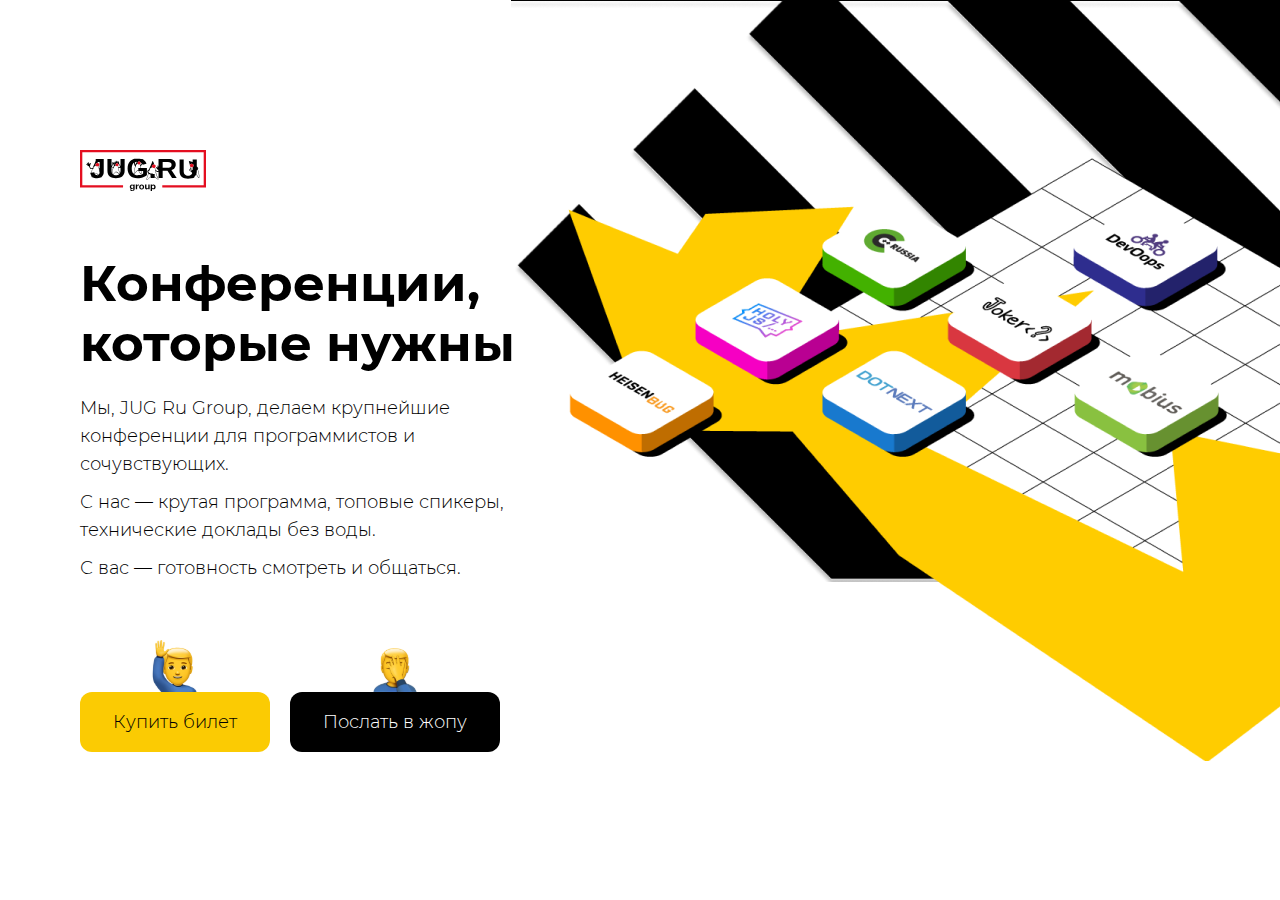
<file: index.html>
<!DOCTYPE html>
<html lang="ru">
<head>
    <meta charset="UTF-8">
    <meta http-equiv="X-UA-Compatible" content="IE=edge">
    <meta name="viewport" content="width=device-width, initial-scale=1.0">
    <title>JUG.RU</title>
    <link rel="stylesheet" href="css/style.css">
</head>
<body>
    <section class="main">
        <div class="main-container">
            <img src="./img/logo.svg" alt="Логотип">
            <div class="main-wrapper">
                <h1 class="main-heading">Конференции, которые нужны</h1>
                <p class="main-descr">Мы, JUG Ru Group, делаем крупнейшие конференции для программистов и сочувствующих.</p>
                <p class="main-descr">С нас — крутая программа, топовые спикеры, технические доклады без воды.</p>
                <p class="main-descr">С вас — готовность смотреть и общаться.</p>
            </div>
            <div class="main-choice">
                <div class="btn-wrapper wrapper--buy">
                    <a href="./offline.html" class="main-btn btn--buy">Купить билет</a>
                </div>
                <div class="btn-wrapper wrapper--send">
                    <a href="./offline.html" class="main-btn btn--send">Послать в жопу</a>
                </div>
            </div>
        </div>
        <img class="main-img" src="./img/main-img.png" alt="">
        <img class="main-bg" src="./img/main-bg.png" alt="">
    </section>
    <script src="https://code.jquery.com/jquery-3.5.1.min.js"></script>
    <script src="./js/app.js"></script>
</body>
</html>
</file>
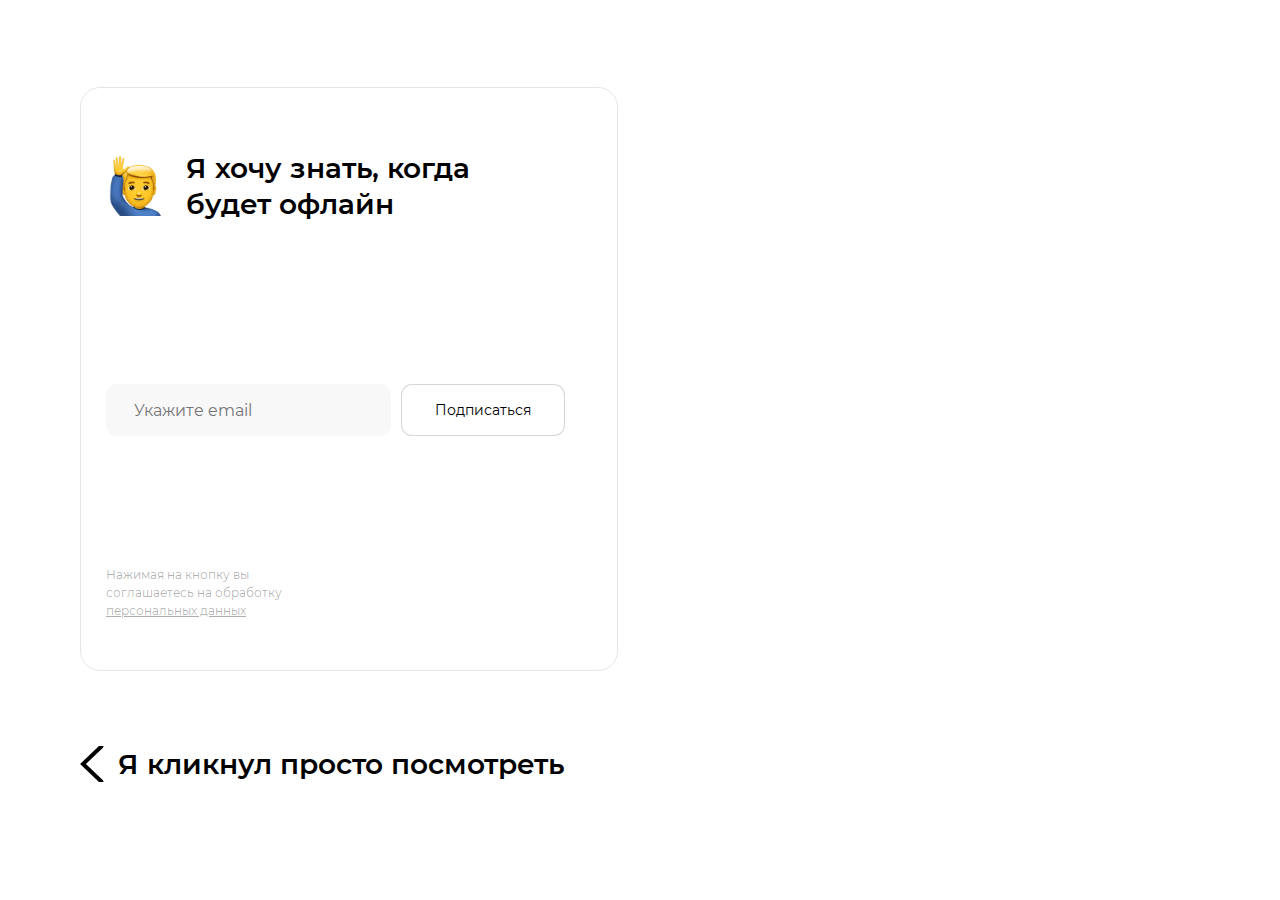
<file: offline.html>
<!DOCTYPE html>
<html lang="ru">
<head>
    <meta charset="UTF-8">
    <meta http-equiv="X-UA-Compatible" content="IE=edge">
    <meta name="viewport" content="width=device-width, initial-scale=1.0">
    <title>JUG.RU</title>
    <link rel="stylesheet" href="css/style.css">
</head>
<body>
    <section class="offline">
        <div class="offline-container">
            <div class="offline-wrapper">
                <div class="offline__block">
                    <h2 class="offline__block-heading">Я хочу знать, когда будет&nbsp;офлайн</h2>
                    <form class="offline__block-sub">
                        <input class="sub-email" type="email" name="email" placeholder="Укажите email" required>
                        <button class="sub-btn" type="submit">Подписаться</button>
                    </form>
                    <p class="offline__block-agreement">Нажимая на кнопку вы соглашаетесь на обработку<a class="agreement-link" href="#"> персональных данных</a></p>
                    <div class="offline__block-thanks">
                        <p class="thanks-text">Спасибо, что подписались на нашу рассылку!</p>
                    </div>
                </div>
                <div id="questions" class="offline__questions">
                    <h2 class="offline__questions-heading">Идите в жопу!</h2>
                    <p class="offline__questions-item">Вы свои цены видели?</p>
                    <p class="offline__questions-item">Доклады ни о чем</p>
                    <p class="offline__questions-item">У вас там всё хорошо?</p>
                    <p class="offline__questions-item">Денег нет, но вы держитесь</p>
                </div>
                <div class="offline__answer">
                    <div class="offline__answer-wrapper">
                        <h2 class="offline__answer-heading">Спасибо, что поделились!</h2>
                    </div>
                </div>
            </div>
            <p class="offline-return">
                <a href="./index.html" class="return-link">Я кликнул просто посмотреть</a>
            </p>
        </div>
    </section>
    <script src="https://code.jquery.com/jquery-3.5.1.min.js"></script>
    <script src="./js/app.js"></script>
</body>
</html>
</file>
<file: css/style.css>
@font-face {
    font-weight: 700;
    font-style: normal;
    font-family: "Montserrat";
    font-display: swap;
    src:
        local("Montserrat Bold"),
        url("../fonts/Montserrat-Bold.woff2") format("woff2"),
        url("../fonts/Montserrat-Bold.woff") format("woff");
}

@font-face {
    font-weight: 600;
    font-style: normal;
    font-family: "Montserrat";
    font-display: swap;
    src:
        local("Montserrat SemiBold"),
        url("../fonts/Montserrat-SemiBold.woff2") format("woff2"),
        url("../fonts/Montserrat-SemiBold.woff") format("woff");
}

@font-face {
    font-weight: 400;
    font-style: normal;
    font-family: "Montserrat";
    font-display: swap;
    src:
        local("Montserrat Regular"),
        url("../fonts/Montserrat-Regular.woff2") format("woff2"),
        url("../fonts/Montserrat-Regular.woff") format("woff");
}

@font-face {
    font-weight: 300;
    font-style: normal;
    font-family: "Montserrat";
    font-display: swap;
    src:
        local("Montserrat Light"),
        url("../fonts/Montserrat-Light.woff2") format("woff2"),
        url("../fonts/Montserrat-Light.woff") format("woff");
}

html {
    box-sizing: border-box; /*Свойства width и height включают в себя значения полей и границ, но не отступов (margin)*/
}

*,
*::before,
*::after {
    box-sizing: inherit; /*Применяется для изменения алгоритма расчета ширины и высоты элемента.Наследуется значение родителя*/
}

body {
    min-width: 320px; /*Минимальная ширина*/
    margin: 0; /*Обнуление внешних отступов*/
    background-color: #fff; /*Цвет фона*/
    font-family: "Montserrat", Arial, sans-serif; /*Шрифт по умолчанию*/
    font-size: 16px; /*Расер текста*/
    font-weight: 400; /*Толщина текста*/
    color: #000; /*Цвет текста*/
    line-height: 1; /*Обнуление межстрочного интервала*/
}

button, input {
    font: inherit; /*Все характеристики шрифта и текста наследуются*/
    cursor: pointer;
}

img {
    max-width: 100%; /*Максимальная ширина равна ширине экрана*/
    height: auto; /*Высота рассчитывается автоматически*/
}

a {
    text-decoration: none; /*Отменяет все эффекты, в том числе и подчеркивания у ссылок, которое задано по умолчанию.*/
    color: inherit; /*Цвет наследуется*/
}

ul {
    list-style: none; /*Универсальное свойство, позволяющее одновременно задать стиль маркера, его положение, а также изображение, которое будет использоваться в качестве маркера*/
}

h1, h2, h3, h4, p, ul {
    padding: 0; /*Обнуление внутренних отступов*/
    margin: 0; /*Обнуление внешних отступов*/
}


/* main */
.main {
    position: relative;
    display: flex;
    justify-content: space-between;
    padding-top: 150px;
    background-image: url('../img/main-bg.png');
    background-position: right top;
    background-repeat: no-repeat;
}

.main-bg {
    display: none;
}

.main-container {
    position: relative;
    flex-basis: calc(100% / 2);
    padding: 0 80px;
    z-index: 10;
}

.main-wrapper {
    margin: 60px 0 58px;
}

.main-heading {
    margin-bottom: 20px;
    font-size: 50px;
    font-weight: 700;
    line-height: 60px;
}

.main-descr {
    font-size: 18px;
    font-weight: 300;
    line-height: 28px;
}

.main-descr:not(:last-child) {
    margin-bottom: 10px;
}

.main-choice {
    display: flex;
}

.btn-wrapper {
    padding-top: 68px;
    background-repeat: no-repeat;
}

.wrapper--buy {
    margin-right: 20px;
    background-image: url('../img/btn-buy-ic.svg');
    background-position: center top;
}

.wrapper--send {
    background-image: url('../img/btn-send-ic.svg');
    background-position: center 8px;
}

.main-btn {
    padding: 19px 33px;
    max-width: 210px;
    font-size: 18px;
    font-weight: 300;
    line-height: 28px;
    border: none;
    border-radius: 12px;
    transition: background-color .3s ease;
}

.btn--buy {
    color: #000;
    background-color: #fbcb03;
}

.btn--buy:hover {
    background-color: #e6b901;
}

.btn--buy:active {
    background-color: #e6b901;
}

.btn--send {
    color: #fff;
    background-color: #000;
}

.btn--send:hover {
    background-color: rgba(0, 0, 0, 0.8);
}

.btn--send:active {
    background-color: rgba(0, 0, 0, 0.8);
}

.main-img {
    position: absolute;
    top: 150px;
    right: 0;
}


/* offline */
.offline {
    padding: 87px 0 107px;
    background-color: #fff;
}

.offline-container {
    padding: 0 80px;
}

.offline-wrapper {
    margin-bottom: 75px;
    display: flex;
    justify-content: space-between;
}

.offline__block {
    flex-basis: calc((100% / 2) - 22px);
    padding: 50px 52px 50px 25px;
    border: 1px solid rgba(0, 0, 0, 0.1);
    border-radius: 20px;
}

.offline__block-heading {
    padding: 12px 0 12px 80px;
    font-size: 28px;
    font-weight: 600;
    line-height: 36px;
    background-image: url('../img/btn-buy-ic.svg');
    background-position: left center;
    background-size: 60px 60px;
    background-repeat: no-repeat;
}

.offline__block-sub {
    display: flex;
    justify-content: space-between;
    margin: 150px 0 130px;
}

.sub-email {
    margin-right: 10px;
    padding: 16px 28px;
    width: 100%;
    background-color: #f8f8f8;
    border: none;
    border-radius: 11px;
}

.sub-btn {
    padding: 16px 33px;
    font-size: 14px;
    line-height: 18px;
    background-color: #fff;
    border: 1px solid rgba(0, 0, 0, 0.16);
    border-radius: 11px;
    transition: background-color .3s ease;
}

.sub-btn:hover {
    background-color: #f2f2f2;
}

.sub-btn:active {
    background-color: #f2f2f2;
}

.offline__block-agreement {
    width: calc(100% / 2);
    font-size: 12px;
    line-height: 18px;
    color: rgba(0, 0, 0, 0.32);
}

.agreement-link {
    text-decoration: underline;
}

.offline__block-thanks {
    display: none;
    padding-top: 166px;
}

.thanks-text {
    display: flex;
    justify-content: center;
    font-size: 14px;
    line-height: 18px;
}

#questions {
    display: none;
}

.offline__questions {
    flex-basis: calc((100% / 2) - 22px);
    flex-direction: column;
    padding: 50px 25px;
    background-color: #000;
    border-radius: 20px;
}

.offline__questions-heading {
    margin-bottom: 82px;
    padding: 12px 0 12px 80px;
    font-size: 28px;
    font-weight: 600;
    line-height: 36px;
    color: #fff;
    background-image: url('../img/btn-send-ic.svg');
    background-position: left center;
    background-size: 60px 60px;
    background-repeat: no-repeat;
}

.offline__questions-item {
    align-self: center;
    margin-bottom: 20px;
    padding: 16px 0;
    width: 100%;
    font-size: 14px;
    line-height: 18px;
    color: #fff;
    border: 1px solid #fff;
    border-radius: 45px;
    text-align: center;
    transition: background-color .3s ease,
                color .3s ease;
}

.offline__questions-item:hover {
    color: #000;
    background-color: #fff;
}

.offline-return {
    padding-left: 38px;
    background-image: url('../img/arrow-return.svg');
    background-position: left center;
    background-repeat: no-repeat;
}

.return-link {
    font-size: 28px;
    font-weight: 600;
    line-height: 36px;
}

.offline__answer {
    flex-basis: calc((100% / 2) - 22px);
    display: none;
    padding-top: 160px;
    background-color: #000;
    border-radius: 20px;
}

.offline__answer-wrapper {
    display: flex;
    justify-content: center;
    align-items: center;
}

.offline__answer-heading {
    padding-top: 120px;
    font-size: 28px;
    font-weight: 600;
    line-height: 36px;
    color: #fff;
    background-image: url('../img/answer-ic.svg');
    background-position: center top;
    background-size: 100px 100px;
    background-repeat: no-repeat;
}

@media (min-width: 992px) and (max-width: 1200px) {
    .main-container {
        flex-basis: calc(100% / 1.6);
    }

    .offline__block-sub {
        flex-direction: column;
    }

    .sub-email {
        margin-right: 0;
        margin-bottom: 20px;
    }
}

@media (min-width: 768px) and (max-width: 991px) {
    .main-container {
        flex-basis: calc(100% / 1.3);
    }

    .offline {
        padding: 20px 0 40px;
    }

    .offline-wrapper {
        flex-direction: column-reverse;
    }

    .offline__block {
        border: none;
    }

    .offline__answer {
        min-height: 530px;
    }
}

@media (min-width: 576px) and (max-width: 767px) {
    .main {
        flex-direction: column-reverse;
        padding-top: 58px;
        background-size: contain;
    }

    .main-container {
        flex-basis: 100%;
    }

    .main-choice {
        flex-direction: column;
        align-items: center;
    }

    .wrapper--buy {
        margin-right: 0;
        margin-bottom: 20px;
    }

    .main-img {
        position: relative;
        top: 58px;
        object-fit: contain;
    }

    .offline {
        padding: 20px 0 40px;
    }

    .offline-wrapper {
        flex-direction: column-reverse;
    }

    .offline__block {
        border: none;
    }

    .offline__block-sub {
        flex-direction: column;
    }

    .sub-email {
        margin-right: 0;
        margin-bottom: 20px;
    }

    .offline__answer {
        min-height: 530px;
    }
}

@media (min-width: 320px) and (max-width: 575px) {
    .main {
        flex-direction: column-reverse;
        padding-top: 0;
        background-image: none;
    }

    .main-bg {
        position: absolute;
        top: 0;
        right: 0;
        display: block;
        z-index: -1;
        animation: move 1.5s linear infinite;
    }

    @keyframes move {
        0% {right: 0; top: 0;}   
        25% {right: -12px; top: -12px;}
        50% {right: -24px; top: -24px;}
        75% {right: -36px; top: -36px;}
        100% {right: -47px; top: -47px;}
    }

    .main-container {
        flex-basis: 100%;
        padding: 0 20px;
    }

    .main-wrapper {
        margin: 30px 0 28px;
    }

    .main-heading {
        font-size: 28px;
        line-height: 34px;
    }

    .main-descr {
        font-size: 12px;
        line-height: 18px;
    }

    .main-choice {
        justify-content: space-around;
    }

    .main-btn {
        padding: 13px 19px;
        font-size: 11px;
        line-height: 16px;
    }

    .btn-wrapper {
        padding-top: 45px;
    }

    .wrapper--buy {
        margin-right: 15px;
        background-size: 35px 34px;
    }

    .wrapper--send {
        background-position: center 6px;
        background-size: 28px 28px;
    }

    .main-img {
        position: relative;
        top: 83px;
        object-fit: contain;
    }

    .offline {
        padding: 20px 0 40px;
    }

    .offline-container {
        padding: 0 20px;
    }

    .offline-wrapper {
        flex-direction: column-reverse;
        margin-bottom: 36px;
    }

    .offline__block {
        padding: 40px 20px 40px;
        border: none;
    }

    .offline__block-heading {
        margin-bottom: 48px;
        padding-left: 50px;
        font-size: 16px;
        line-height: 22px;
        background-size: 40px 40px;
    }

    .offline__block-sub {
        margin: 50px 0 18px;
    }

    .sub-email, 
    .sub-btn {
        padding: 12px;
        font-size: 11px;
        line-height: 14px;
    }

    .offline__block-agreement {
        width: calc(100% / 1.2);
        font-size: 10px;
        line-height: 16px;
    }

    .offline__block-thanks {
        padding-top: 0;
    }

    .offline__questions {
        padding: 30px 20px;
    }

    .offline__questions-heading {
        margin-bottom: 48px;
        padding-left: 50px;
        font-size: 16px;
        line-height: 22px;
        background-size: 40px 40px;
    }

    .offline__questions-item {
        font-size: 12px;
        line-height: 16px;
    }

    .offline-return {
        padding-left: 22px;
        background-size: 9px 18px;
    }

    .return-link {
        font-size: 14px;
        line-height: 18px;
    }

    .offline__answer {
        min-height: 434px;
    }

    .offline__answer-heading {
        padding-top: 50px;
        font-size: 16px;
        line-height: 22px;
        background-size: 40px 40px;
    }
}
</file>
